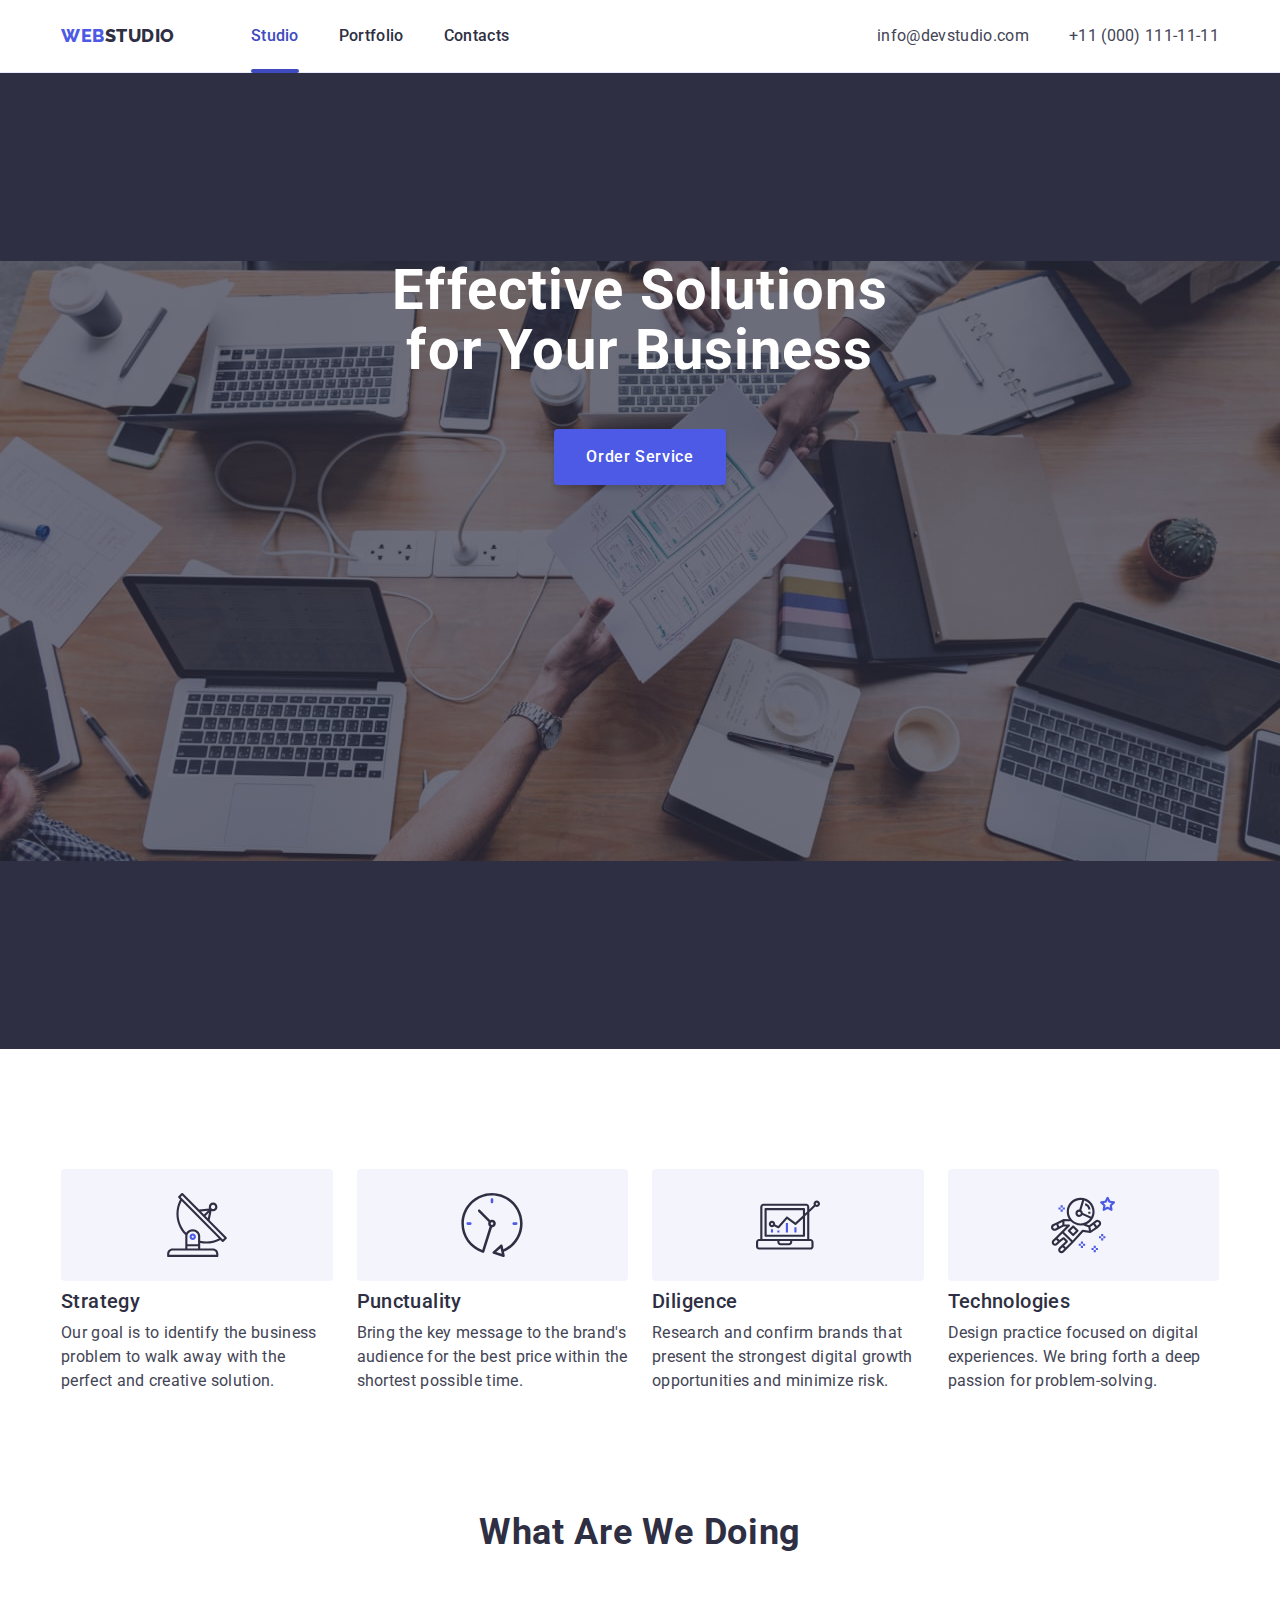
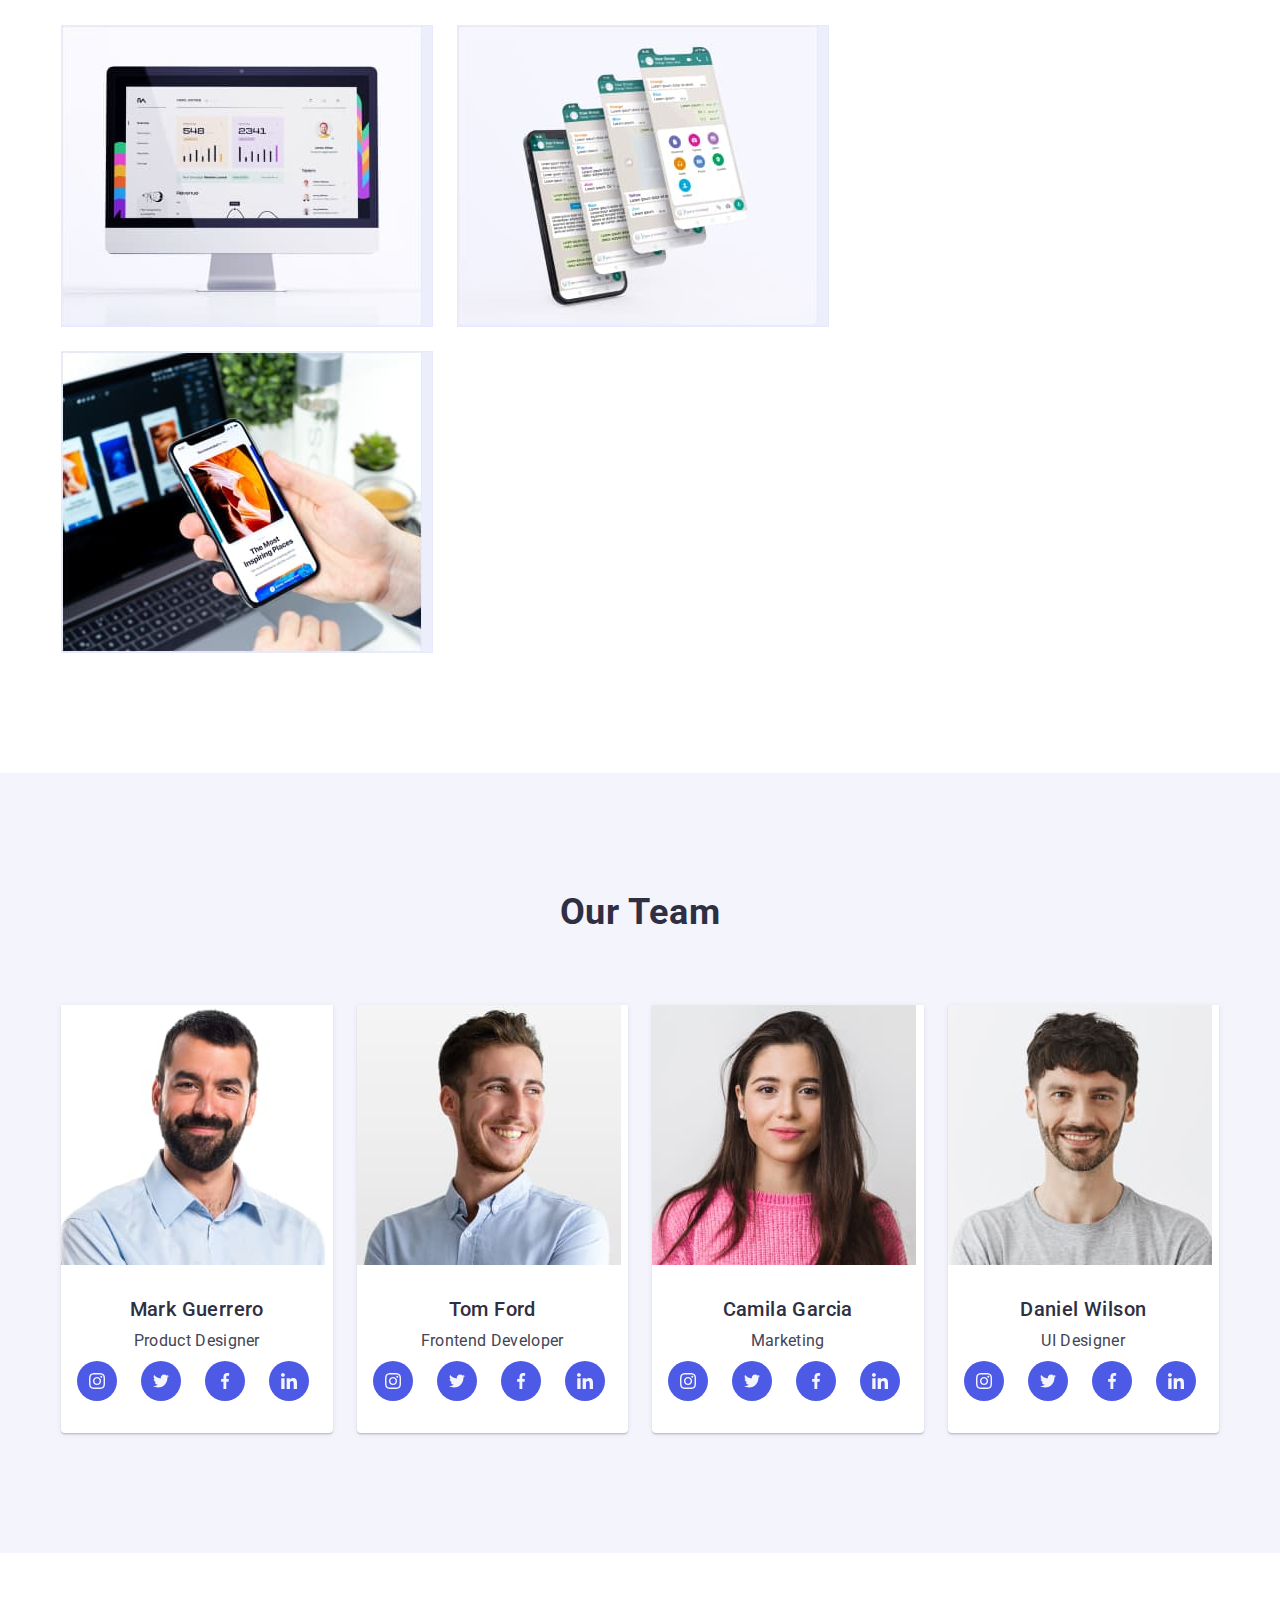
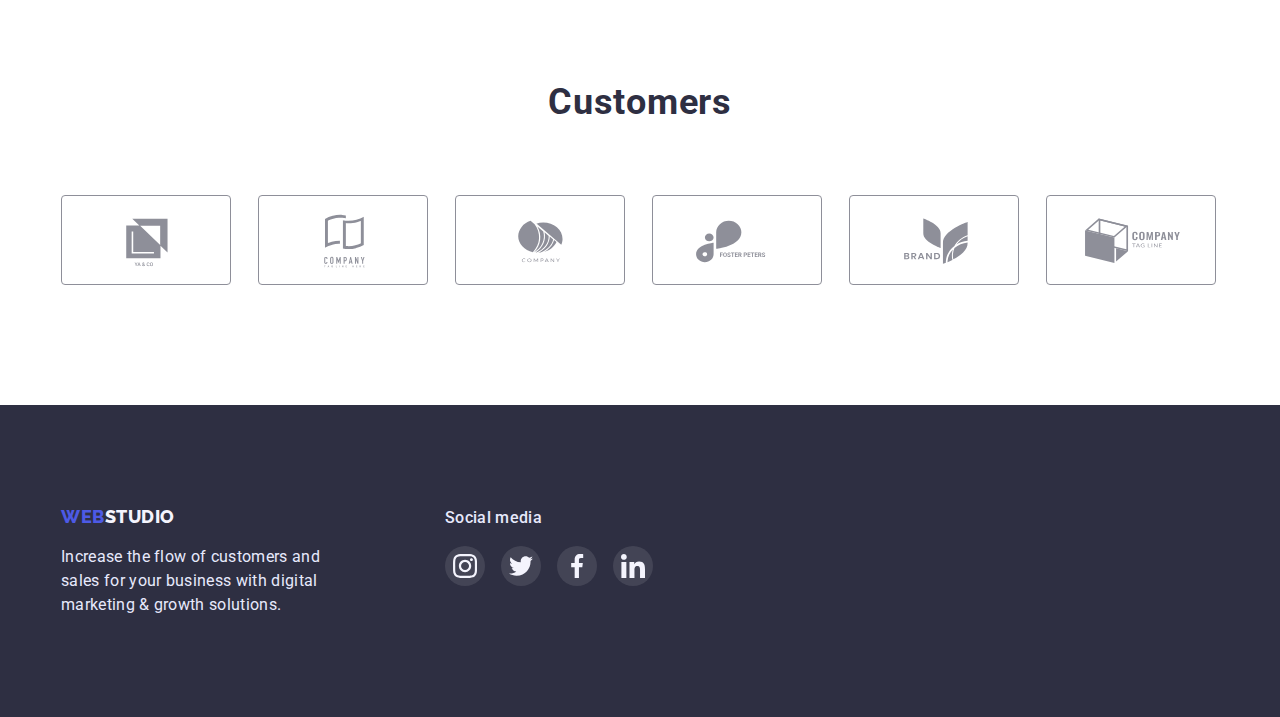
<file: index.html>
<!DOCTYPE html>
<html lang="en">
  <head>
    <meta charset="UTF-8" />
    <meta http-equiv="X-UA-Compatible" content="IE=edge" />
    <meta name="viewport" content="width=device-width, initial-scale=1.0" />
    <title>WebStudio</title>
    <link rel="preconnect" href="https://fonts.googleapis.com" />
    <link rel="preconnect" href="https://fonts.gstatic.com" crossorigin />
    <link
      href="https://fonts.googleapis.com/css2?family=Raleway:wght@800&family=Roboto:wght@400;500;700;900&display=swap"
      rel="stylesheet" />
    <link rel="stylesheet" href="./css/reset.css" />
    <link
      rel="stylesheet"
      href="https://cdnjs.cloudflare.com/ajax/libs/modern-normalize/1.1.0/modern-normalize.min.css"
      integrity="sha512-wpPYUAdjBVSE4KJnH1VR1HeZfpl1ub8YT/NKx4PuQ5NmX2tKuGu6U/JRp5y+Y8XG2tV+wKQpNHVUX03MfMFn9Q=="
      crossorigin="anonymous"
      referrerpolicy="no-referrer" />
    <link rel="stylesheet" href="./css/styles.css" />
  </head>
  <body>
    <header class="header">
      <div class="container">
        <nav class="nav-section">
          <a class="logo" href="./index.html"
            >Web<span class="logo-header">Studio</span></a
          >
          <ul class="nav">
            <li class="nav-list">
              <a class="nav-link nav-link-active" href="./index.html">Studio</a>
            </li>
            <li class="nav-list">
              <a class="nav-link" href="./portfolio.html">Portfolio</a>
            </li>
            <li class="nav-list">
              <a class="nav-link" href="">Contacts</a>
            </li>
          </ul>
        </nav>
        <address class="">
          <ul class="address">
            <li>
              <a class="address-link" href="mailto:info@devstudio.com"
                >info@devstudio.com</a
              >
            </li>
            <li>
              <a class="address-link" href="tel:+110001111111"
                >+11 (000) 111-11-11</a
              >
            </li>
          </ul>
        </address>
      </div>
    </header>
    <main>
      <section class="hero">
        <div class="container">
          <div class="hero-content">
            <h1 class="hero-title">Effective Solutions for Your Business</h1>
            <button class="hero-btn" type="button" data-modal-open>
              Order Service
            </button>
          </div>
        </div>
      </section>
      <section class="skills">
        <div class="container">
          <h2 class="hidden">Skills</h2>
          <ul class="skills-list">
            <li class="skills-item">
              <div class="skills-block-icon">
                <svg class="skills-icon" width="64px" height="64px">
                  <use href="./images/sprite.svg#icon-antenna" />
                </svg>
              </div>
              <h3 class="skills-subtitle">Strategy</h3>
              <p class="skills-text">
                Our goal is to identify the business problem to walk away with
                the perfect and creative solution.
              </p>
            </li>
            <li class="skills-item">
              <div class="skills-block-icon">
                <svg class="skills-icon" width="64px" height="64px">
                  <use href="./images/sprite.svg#icon-clock" />
                </svg>
              </div>
              <h3 class="skills-subtitle">Punctuality</h3>
              <p class="skills-text">
                Bring the key message to the brand's audience for the best price
                within the shortest possible time.
              </p>
            </li>
            <li class="skills-item">
              <div class="skills-block-icon">
                <svg class="skills-icon" width="64px" height="64px">
                  <use href="./images/sprite.svg#icon-diagram" />
                </svg>
              </div>
              <h3 class="skills-subtitle">Diligence</h3>
              <p class="skills-text">
                Research and confirm brands that present the strongest digital
                growth opportunities and minimize risk.
              </p>
            </li>
            <li class="skills-item">
              <div class="skills-block-icon">
                <svg class="skills-icon" width="64px" height="64px">
                  <use href="./images/sprite.svg#icon-astronaut" />
                </svg>
              </div>
              <h3 class="skills-subtitle">Technologies</h3>
              <p class="skills-text">
                Design practice focused on digital experiences. We bring forth a
                deep passion for problem-solving.
              </p>
            </li>
          </ul>
        </div>
      </section>
      <section class="doing">
        <div class="container">
          <h2 class="doing-title">What are we doing</h2>
          <ul class="doing-list">
            <li class="doing-item">
              <img
                src="./images/home/work/desktop.jpg"
                alt="Image desktop app"
                width="360"
                height="300" />
            </li>
            <li class="doing-item">
              <img
                src="./images/home/work/mobile.jpg"
                alt="Image mobile app"
                width="360"
                height="300" />
            </li>
            <li class="doing-item">
              <img
                src="./images/home/work/adaptive.jpg"
                alt="Image adaptive app"
                width="360"
                height="300" />
            </li>
          </ul>
        </div>
      </section>
      <section class="team">
        <div class="container">
          <h2 class="team-title">Our Team</h2>
          <ul class="team-list">
            <li class="team-item">
              <img
                src="./images/home/team/mark.jpg"
                alt="Photo Mark Guerrero"
                width="264"
                height="260" />
              <div class="team-content">
                <h3 class="team-subtitle">Mark Guerrero</h3>
                <p class="team-text">Product Designer</p>
                <ul class="team-social-list">
                  <li class="team-social-item">
                    <a
                      class="team-social-link"
                      href="https://www.instagram.com"
                      target="_blank">
                      <svg class="team-social-icon" width="16px" height="16px">
                        <use href="./images/sprite.svg#icon-instagram" />
                      </svg>
                    </a>
                  </li>
                  <li class="team-social-item">
                    <a
                      class="team-social-link"
                      href="https://twitter.com"
                      target="_blank">
                      <svg class="team-social-icon" width="16px" height="16px">
                        <use href="./images/sprite.svg#icon-twitter" />
                      </svg>
                    </a>
                  </li>
                  <li class="team-social-item">
                    <a
                      class="team-social-link"
                      href="https://www.facebook.com"
                      target="_blank">
                      <svg class="team-social-icon" width="16px" height="16px">
                        <use href="./images/sprite.svg#icon-facebook" />
                      </svg>
                    </a>
                  </li>
                  <li class="team-social-item">
                    <a
                      class="team-social-link"
                      href="https://www.linkedin.com"
                      target="_blank">
                      <svg class="team-social-icon" width="16px" height="16px">
                        <use href="./images/sprite.svg#icon-linkedin" />
                      </svg>
                    </a>
                  </li>
                </ul>
              </div>
            </li>
            <li class="team-item">
              <img
                src="./images/home/team/tom.jpg"
                alt="Photo Tom Ford"
                width="264"
                height="260" />
              <div class="team-content">
                <h3 class="team-subtitle">Tom Ford</h3>
                <p class="team-text">Frontend Developer</p>
                <ul class="team-social-list">
                  <li class="team-social-item">
                    <a
                      class="team-social-link"
                      href="https://www.instagram.com"
                      target="_blank">
                      <svg class="team-social-icon" width="16px" height="16px">
                        <use href="./images/sprite.svg#icon-instagram" />
                      </svg>
                    </a>
                  </li>
                  <li class="team-social-item">
                    <a
                      class="team-social-link"
                      href="https://twitter.com"
                      target="_blank">
                      <svg class="team-social-icon" width="16px" height="16px">
                        <use href="./images/sprite.svg#icon-twitter" />
                      </svg>
                    </a>
                  </li>
                  <li class="team-social-item">
                    <a
                      class="team-social-link"
                      href="https://www.facebook.com"
                      target="_blank">
                      <svg class="team-social-icon" width="16px" height="16px">
                        <use href="./images/sprite.svg#icon-facebook" />
                      </svg>
                    </a>
                  </li>
                  <li class="team-social-item">
                    <a
                      class="team-social-link"
                      href="https://www.linkedin.com"
                      target="_blank">
                      <svg class="team-social-icon" width="16px" height="16px">
                        <use href="./images/sprite.svg#icon-linkedin" />
                      </svg>
                    </a>
                  </li>
                </ul>
              </div>
            </li>
            <li class="team-item">
              <img
                src="./images/home/team/camila.jpg"
                alt="Photo Camila Garcia"
                width="264"
                height="260" />
              <div class="team-content">
                <h3 class="team-subtitle">Camila Garcia</h3>
                <p class="team-text">Marketing</p>
                <ul class="team-social-list">
                  <li class="team-social-item">
                    <a
                      class="team-social-link"
                      href="https://www.instagram.com">
                      <svg class="team-social-icon" width="16px" height="16px">
                        <use href="./images/sprite.svg#icon-instagram" />
                      </svg>
                    </a>
                  </li>
                  <li class="team-social-item">
                    <a
                      class="team-social-link"
                      href="https://twitter.com"
                      target="_blank">
                      <svg class="team-social-icon" width="16px" height="16px">
                        <use href="./images/sprite.svg#icon-twitter" />
                      </svg>
                    </a>
                  </li>
                  <li class="team-social-item">
                    <a
                      class="team-social-link"
                      href="https://www.facebook.com"
                      target="_blank">
                      <svg class="team-social-icon" width="16px" height="16px">
                        <use href="./images/sprite.svg#icon-facebook" />
                      </svg>
                    </a>
                  </li>
                  <li class="team-social-item">
                    <a
                      class="team-social-link"
                      href="https://www.linkedin.com"
                      target="_blank">
                      <svg class="team-social-icon" width="16px" height="16px">
                        <use href="./images/sprite.svg#icon-linkedin" />
                      </svg>
                    </a>
                  </li>
                </ul>
              </div>
            </li>
            <li class="team-item">
              <img
                src="./images/home/team/daniel.jpg"
                alt="Photo Daniel Wilson"
                width="264"
                height="260" />
              <div class="team-content">
                <h3 class="team-subtitle">Daniel Wilson</h3>
                <p class="team-text">UI Designer</p>
                <ul class="team-social-list">
                  <li class="team-social-item">
                    <a
                      class="team-social-link"
                      href="https://www.instagram.com"
                      target="_blank">
                      <svg class="team-social-icon" width="16px" height="16px">
                        <use href="./images/sprite.svg#icon-instagram" />
                      </svg>
                    </a>
                  </li>
                  <li class="team-social-item">
                    <a
                      class="team-social-link"
                      href="https://twitter.com"
                      target="_blank">
                      <svg class="team-social-icon" width="16px" height="16px">
                        <use href="./images/sprite.svg#icon-twitter" />
                      </svg>
                    </a>
                  </li>
                  <li class="team-social-item">
                    <a
                      class="team-social-link"
                      href="https://www.facebook.com"
                      target="_blank">
                      <svg class="team-social-icon" width="16px" height="16px">
                        <use href="./images/sprite.svg#icon-facebook" />
                      </svg>
                    </a>
                  </li>
                  <li class="team-social-item">
                    <a
                      class="team-social-link"
                      href="https://www.linkedin.com"
                      target="_blank">
                      <svg class="team-social-icon" width="16px" height="16px">
                        <use href="./images/sprite.svg#icon-linkedin" />
                      </svg>
                    </a>
                  </li>
                </ul>
              </div>
            </li>
          </ul>
        </div>
      </section>
      <section class="customers">
        <div class="container">
          <h2 class="customers-title">Customers</h2>
          <ul class="customers-list">
            <li class="customers-item">
              <a class="customers-link" href="" target="_blank">
                <svg width="104px" height="56px">
                  <use href="./images/sprite.svg#icon-Logo_1" />
                </svg>
              </a>
            </li>
            <li class="customers-item">
              <a class="customers-link" href="" target="_blank">
                <svg width="104px" height="56px">
                  <use href="./images/sprite.svg#icon-Logo_2" />
                </svg>
              </a>
            </li>
            <li class="customers-item">
              <a class="customers-link" href="" target="_blank">
                <svg width="104px" height="56px">
                  <use href="./images/sprite.svg#icon-Logo_3" />
                </svg>
              </a>
            </li>
            <li class="customers-item">
              <a class="customers-link" href="" target="_blank">
                <svg width="104px" height="56px">
                  <use href="./images/sprite.svg#icon-Logo_4" />
                </svg>
              </a>
            </li>
            <li class="customers-item">
              <a class="customers-link" href="" target="_blank">
                <svg width="104px" height="56px">
                  <use href="./images/sprite.svg#icon-Logo_5" />
                </svg>
              </a>
            </li>
            <li class="customers-item">
              <a class="customers-link" href="" target="_blank">
                <svg width="104px" height="56px">
                  <use href="./images/sprite.svg#icon-Logo_6" />
                </svg>
              </a>
            </li>
          </ul>
        </div>
      </section>
    </main>
    <footer class="footer">
      <div class="container">
        <div class="footer-content">
          <a class="logo" href="./index.html"
            >Web<span class="logo-footer">Studio</span></a
          >
          <p class="footer-text">
            Increase the flow of customers and sales for your business with
            digital marketing & growth solutions.
          </p>
        </div>
        <div>
          <p class="footer-social-title">Social media</p>
          <ul class="footer-social-list">
            <li>
              <a
                class="footer-social-link"
                href="https://www.instagram.com"
                target="_blank">
                <svg width="24px" height="24px">
                  <use href="./images/sprite.svg#icon-instagram" />
                </svg>
              </a>
            </li>
            <li>
              <a
                class="footer-social-link"
                href="https://twitter.com"
                target="_blank">
                <svg width="24px" height="24px">
                  <use href="./images/sprite.svg#icon-twitter" />
                </svg>
              </a>
            </li>
            <li>
              <a
                class="footer-social-link"
                href="https://www.facebook.com"
                target="_blank">
                <svg width="24px" height="24px">
                  <use href="./images/sprite.svg#icon-facebook" />
                </svg>
              </a>
            </li>
            <li>
              <a
                class="footer-social-link"
                href="https://www.linkedin.com"
                target="_blank">
                <svg width="24px" height="24px">
                  <use href="./images/sprite.svg#icon-linkedin" />
                </svg>
              </a>
            </li>
          </ul>
        </div>
      </div>
    </footer>
    <div class="backdrop is-hidden" data-modal>
      <div class="modal">
        <button class="modal-btn" type="button" data-modal-close>
          <svg class="modal-btn-icon" width="8px" height="8px">
            <use href="./images/sprite.svg#close" />
          </svg>
        </button>
      </div>
    </div>
    <script src="./js/modal.js"></script>
  </body>
</html>
</file>
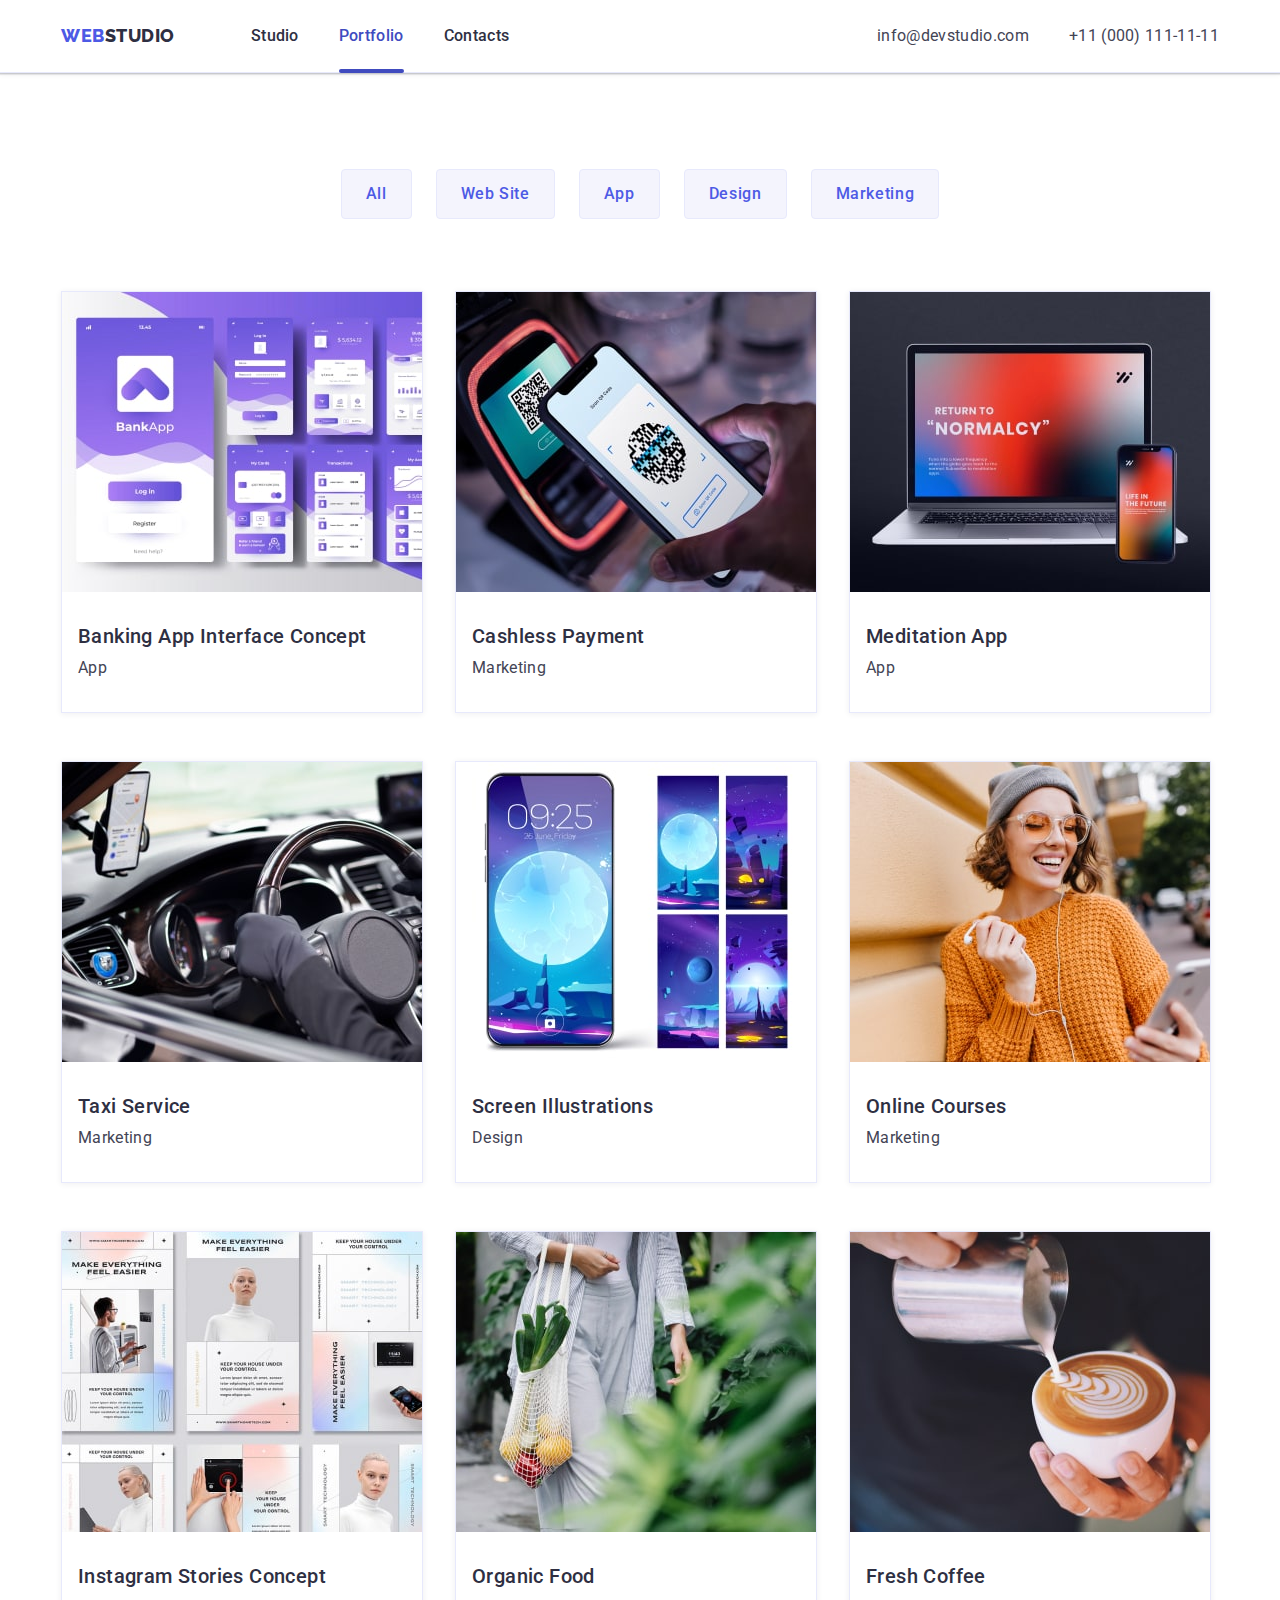
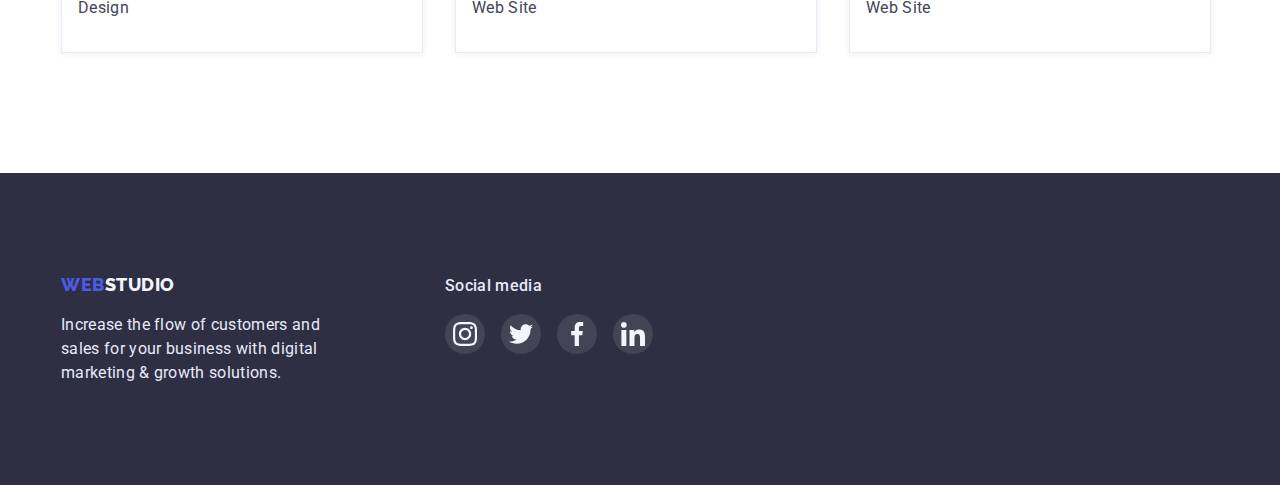
<file: portfolio.html>
<!DOCTYPE html>
<html lang="en">
  <head>
    <meta charset="UTF-8" />
    <meta http-equiv="X-UA-Compatible" content="IE=edge" />
    <meta name="viewport" content="width=device-width, initial-scale=1.0" />
    <title>WebStudio</title>
    <link rel="preconnect" href="https://fonts.googleapis.com" />
    <link rel="preconnect" href="https://fonts.gstatic.com" crossorigin />
    <link
      href="https://fonts.googleapis.com/css2?family=Raleway:wght@800&family=Roboto:wght@400;500;700;900&display=swap"
      rel="stylesheet" />
    <link rel="stylesheet" href="./css/reset.css" />
    <link
      rel="stylesheet"
      href="https://cdnjs.cloudflare.com/ajax/libs/modern-normalize/1.1.0/modern-normalize.min.css"
      integrity="sha512-wpPYUAdjBVSE4KJnH1VR1HeZfpl1ub8YT/NKx4PuQ5NmX2tKuGu6U/JRp5y+Y8XG2tV+wKQpNHVUX03MfMFn9Q=="
      crossorigin="anonymous"
      referrerpolicy="no-referrer" />
    <link rel="stylesheet" href="./css/styles.css" />
  </head>
  <body>
    <header class="header">
      <div class="container">
        <nav class="nav-section">
          <a class="logo" href="./index.html"
            >Web<span class="logo-header">Studio</span></a
          >
          <ul class="nav">
            <li class="nav-list">
              <a class="nav-link" href="./index.html">Studio</a>
            </li>
            <li>
              <a class="nav-link nav-link-active" href="./portfolio.html">Portfolio</a>
            </li>
            <li>
              <a class="nav-link" href="">Contacts</a>
            </li>
          </ul>
        </nav>
        <address class="">
          <ul class="address">
            <li>
              <a class="address-link" href="mailto:info@devstudio.com"
                >info@devstudio.com</a
              >
            </li>
            <li>
              <a class="address-link" href="tel:+110001111111"
                >+11 (000) 111-11-11</a
              >
            </li>
          </ul>
        </address>
      </div>
    </header>
    <main>
      <section class="work">
        <div class="container">
          <h1 class="hidden">Portfolio</h1>
          <ul class="work-list-btn">
            <li><button class="work-btn" type="button">All</button></li>
            <li><button class="work-btn" type="button">Web Site</button></li>
            <li><button class="work-btn" type="button">App</button></li>
            <li><button class="work-btn" type="button">Design</button></li>
            <li><button class="work-btn" type="button">Marketing</button></li>
          </ul>
          <h2 class="hidden">Work</h2>
          <ul class="work-list">
            <li class="work-item">
              <a class="work-link" href="">
                <div class="work-image">
                  <img
                    src="./images/portfolio/banking_app.jpg"
                    alt="An image of an example of a banking application"
                    width="360"
                    height="300" />
                  <p class="work-overlay">
                    14 Stylish and User-Friendly App Design Concepts · Task
                    Manager App · Calorie Tracker App · Exotic Fruit Ecommerce
                    App · Cloud Storage App
                  </p>
                </div>
                <div class="work-content">
                  <h3 class="work-subtitle">Banking App Interface Concept</h3>
                  <p class="work-text">App</p>
                </div>
              </a>
            </li>
            <li class="work-item">
              <a class="work-link" href=""
                ><div class="work-image">
                  <img
                    src="./images/portfolio/cashless_payment.jpg"
                    alt="Image of payment by QR code"
                    width="360"
                    height="300" />
                  <p class="work-overlay">
                    14 Stylish and User-Friendly App Design Concepts · Task
                    Manager App · Calorie Tracker App · Exotic Fruit Ecommerce App
                    · Cloud Storage App
                  </p>
                </div>
                <div class="work-content">
                  <h3 class="work-subtitle">Cashless Payment</h3>
                  <p class="work-text">Marketing</p>
                </div>
              </a>
            </li>
            <li class="work-item">
              <a class="work-link" href=""
                ><div class="work-image">
                  <img
                    src="./images/portfolio/meditaion_app.jpg"
                    alt="An image of a laptop and a smartphone"
                    width="360"
                    height="300" />
                  <p class="work-overlay">
                    14 Stylish and User-Friendly App Design Concepts · Task
                    Manager App · Calorie Tracker App · Exotic Fruit Ecommerce
                    App · Cloud Storage App
                  </p>
                </div>
                <div class="work-content">
                  <h3 class="work-subtitle">Meditation App</h3>
                  <p class="work-text">App</p>
                </div>
              </a>
            </li>
            <li class="work-item">
              <a class="work-link" href=""
                ><div class="work-image">
                  <img
                    src="./images/portfolio/taxi_service.jpg"
                    alt="Image of a car"
                    width="360"
                    height="300" />
                  <p class="work-overlay">
                    14 Stylish and User-Friendly App Design Concepts · Task
                    Manager App · Calorie Tracker App · Exotic Fruit Ecommerce
                    App · Cloud Storage App
                  </p>
                </div>
                <div class="work-content">
                  <h3 class="work-subtitle">Taxi Service</h3>
                  <p class="work-text">Marketing</p>
                </div>
              </a>
            </li>
            <li class="work-item">
              <a class="work-link" href=""
                ><div class="work-image">
                  <img
                    src="./images/portfolio/screen_illustrations.jpg"
                    alt="Image of screenshots"
                    width="360"
                    height="300" />
                  <p class="work-overlay">
                    14 Stylish and User-Friendly App Design Concepts · Task
                    Manager App · Calorie Tracker App · Exotic Fruit Ecommerce
                    App · Cloud Storage App
                  </p>
                </div>
                <div class="work-content">
                  <h3 class="work-subtitle">Screen Illustrations</h3>
                  <p class="work-text">Design</p>
                </div>
              </a>
            </li>
            <li class="work-item">
              <a class="work-link" href=""
                ><div class="work-image">
                  <img
                    src="./images/portfolio/online_courses.jpg"
                    alt="Image of a girl with a smartphone"
                    width="360"
                    height="300" />
                  <p class="work-overlay">
                    14 Stylish and User-Friendly App Design Concepts · Task
                    Manager App · Calorie Tracker App · Exotic Fruit Ecommerce
                    App · Cloud Storage App
                  </p>
                </div class="work-image">
                <div class="work-content">
                  <h3 class="work-subtitle">Online Courses</h3>
                  <p class="work-text">Marketing</p>
                </div>
              </a>
            </li>
            <li class="work-item">
              <a class="work-link" href=""
                ><div class="work-image">
                  <img
                    src="./images/portfolio/instagram_stories.jpg"
                    alt="Instagram Stories concept image"
                    width="360"
                    height="300" />
                  <p class="work-overlay">
                    14 Stylish and User-Friendly App Design Concepts · Task
                    Manager App · Calorie Tracker App · Exotic Fruit Ecommerce
                    App · Cloud Storage App
                  </p>
                </div class="work-image">
                <div class="work-content">
                  <h3 class="work-subtitle">Instagram Stories Concept</h3>
                  <p class="work-text">Design</p>
                </div>
              </a>
            </li>
            <li class="work-item">
              <a class="work-link" href=""
                ><div class="work-image">
                  <img
                    src="./images/portfolio/organic_food.jpg"
                    alt="Image of fruits and vegetables in a bag"
                    width="360"
                    height="300" />
                  <p class="work-overlay">
                    14 Stylish and User-Friendly App Design Concepts · Task
                    Manager App · Calorie Tracker App · Exotic Fruit Ecommerce
                    App · Cloud Storage App
                  </p>
                </div>
                <div class="work-content">
                  <h3 class="work-subtitle">Organic Food</h3>
                  <p class="work-text">Web Site</p>
                </div>
              </a>
            </li>
            <li class="work-item">
              <a class="work-link" href=""
                ><div class="work-image">
                  <img
                    src="./images/portfolio/fresh_coffee.jpg"
                    alt="Image of a barista pouring coffee"
                    width="360"
                    height="300" />
                  <p class="work-overlay">
                    14 Stylish and User-Friendly App Design Concepts · Task
                    Manager App · Calorie Tracker App · Exotic Fruit Ecommerce App
                    · Cloud Storage App
                  </p>
                </div>
                <div class="work-content">
                  <h3 class="work-subtitle">Fresh Coffee</h3>
                  <p class="work-text">Web Site</p>
                </div>
              </a>
            </li>
          </ul>
        </div>
      </section>
    </main>
    <footer class="footer">
      <div class="container">
        <div class="footer-content">
          <a class="logo" href="./index.html"
            >Web<span class="logo-footer">Studio</span></a
          >
          <p class="footer-text">
            Increase the flow of customers and sales for your business with
            digital marketing & growth solutions.
          </p>
        </div>
        <div class="footer-social-content">
          <p class="footer-social-title">Social media</p>
          <ul class="footer-social-list">
            <li class="footer-social-item">
              <a
                class="footer-social-link"
                href="https://www.instagram.com"
                target="_blank">
                <svg class="footer-social-icon" width="24px" height="24px">
                  <use href="./images/sprite.svg#icon-instagram" />
                </svg>
              </a>
            </li>
            <li class="footer-social-item">
              <a
                class="footer-social-link"
                href="https://twitter.com"
                target="_blank">
                <svg class="footer-social-icon" width="24px" height="24px">
                  <use href="./images/sprite.svg#icon-twitter" />
                </svg>
              </a>
            </li>
            <li class="footer-social-item">
              <a
                class="footer-social-link"
                href="https://www.facebook.com"
                target="_blank">
                <svg class="footer-social-icon" width="24px" height="24px">
                  <use href="./images/sprite.svg#icon-facebook" />
                </svg>
              </a>
            </li>
            <li class="footer-social-item">
              <a
                class="footer-social-link"
                href="https://www.linkedin.com"
                target="_blank">
                <svg class="footer-social-icon" width="24px" height="24px">
                  <use href="./images/sprite.svg#icon-linkedin" />
                </svg>
              </a>
            </li>
          </ul>
        </div>
      </div>
    </footer>
  </body>
</html>
</file>
<file: css/styles.css>
:root {
  --font: "Roboto", sans-serif;
  --color-dark: #2e2f42;
  --color-light: #fff;
  --color-alt: #f4f4fd;
  --color-accent: #4d5ae5;
  --color-active: #404bbf;
  --color-text-light: #e7e9fc;
  --color-text-dark: #434455;
  --font-heavy: 900;
  --font-black: 800;
  --font-bold: 700;
  --font-medium: 500;
  --font-regular: 400;
  --font-size-h1: 56px;
  --font-size-h2: 36px;
  --font-size-h3: 20px;
  --font-size-big: 18px;
  --font-size-normal: 16px;
  --font-size-small: 12px;
  --color-bgd-hero: rgb(46 47 66 / 70%);
  --color-icon: #8e8f99;
  --color-footer-active: #31d0aa;
  --color-bgd-modal: rgb(46 47 66 / 40%);
  --color-win-modal: #fcfcfc;
}

body {
  color: var(--color-text-dark);
  font: var(--font-size-normal) var(--font);
  background: var(--color-light);
}

.container {
  width: 100%;
  max-width: 1158px;
  margin: 0 auto;
  padding: 0 15px;
}

.hidden {
  position: absolute;
  width: 1px;
  height: 1px;
  margin: -1px;
  padding: 0;

  overflow: hidden;
  white-space: nowrap;
  border: 0;
  clip: rect(0 0 0 0);
  clip-path: inset(100%);
}

.logo {
  color: var(--color-accent);
  font: var(--font-black) var(--font-size-big) / 1.33 Raleway, sans-serif;
  letter-spacing: 0.03em;
  text-transform: uppercase;
}

/***************** HOME ******************/

/* =============== HEADER =============== */
.header {
  border-bottom: 1px solid var(--color-text-light);
  box-shadow:
    0 2px 1px rgb(46 47 66 / 8%),
    0 1px 1px rgb(46 47 66 / 16%),
    0 1px 6px rgb(46 47 66 / 8%);
}

.header .container {
  display: flex;
  align-items: center;
  justify-content: space-between;

  padding-top: 24px;
  padding-bottom: 24px;
}

.logo-header {
  color: var(--color-dark);
}

.nav-section {
  display: flex;
  gap: 76px;
  align-items: center;
}

.nav {
  display: flex;
  gap: 40px;
}

.nav-link {
  position: relative;
  color: var(--color-dark);

  font-weight: var(--font-medium);
  line-height: 1.5;
  letter-spacing: 0.02em;
  transition: color 250ms cubic-bezier(0.4, 0, 0.2, 1);
}

.nav-link:is(:hover, :focus),
.nav-link-active {
  color: var(--color-active);
}

.nav-link-active::after {
  position: absolute;
  bottom: -28px;
  display: block;

  width: 100%;
  height: 4px;
  background-color: var(--color-active);
  border-radius: 2px;
  content: "";
}

.address {
  display: flex;
  gap: 40px;
}

.address-link {
  color: var(--color-text-dark);
  font-weight: var(--font-regular);
  line-height: 1.5;
  letter-spacing: 0.02em;
  transition: color 250ms cubic-bezier(0.4, 0, 0.2, 1);
}

.address-link:is(:hover, :focus) {
  color: var(--color-active);
}

/* =============== HERO =============== */

.hero {
  height: 600px;
  padding-top: 188px;
  padding-bottom: 188px;
  background:
    linear-gradient(
      var(--color-bgd-hero),
      var(--color-bgd-hero)
    ) no-repeat center/1440px auto,
    url("../images/home/hero/people-office.jpg")
    no-repeat center/1440px auto var(--color-dark);
}

.hero-title {
  max-width: 500px;
  margin: 0 auto;
  color: var(--color-light);
  font-weight: var(--font-bold);

  font-size: var(--font-size-h1);
  line-height: 1.07;
  letter-spacing: 0.02em;
  text-align: center;
}

.hero-btn {
  display: block;

  margin: 48px auto 0;
  padding: 16px 32px;
  color: var(--color-light);

  font-weight: var(--font-medium);
  line-height: 1.5;
  letter-spacing: 0.04em;
  background-color: var(--color-accent);
  border-radius: 4px;
  box-shadow: 0 4px 4px rgb(0 0 0 / 15%);
  transition: background-color 250ms cubic-bezier(0.4, 0, 0.2, 1);
}

.hero-btn:is(:hover, :focus) {
  background: var(--color-active);
}

/* =============== SKILLS =============== */
.skills {
  padding-top: 120px;
  padding-bottom: 120px;
}

.skills-list {
  display: flex;
  flex-wrap: wrap;
  gap: 24px;
}

.skills-item {
  flex-basis: calc((100% - 3 * 24px) / 4);
}

.skills-block-icon {
  display: flex;
  justify-content: center;

  height: 112px;
  background-color: var(--color-alt);
  border-radius: 4px;
}

.skills-subtitle {
  margin: 8px 0;
  color: var(--color-dark);
  font-weight: var(--font-medium);

  font-size: var(--font-size-h3);
  line-height: 1.2;
  letter-spacing: 0.02em;
}

.skills-text {
  font-weight: var(--font-regular);
  line-height: 1.5;
  letter-spacing: 0.02em;
}

/* =============== DOING =============== */
.doing {
  padding-bottom: 120px;
}

.doing-title {
  margin-bottom: 72px;
  color: var(--color-dark);
  font-weight: var(--font-bold);

  font-size: var(--font-size-h2);
  line-height: 1.11;
  letter-spacing: 0.02em;
  text-align: center;
  text-transform: capitalize;
}

.doing-list {
  display: flex;
  flex-wrap: wrap;
  gap: 24px;
}

.doing-item {
  flex-basis: calc((100% - 2 * 24px) / 3);
  background:
    linear-gradient(
      rgb(77 90 229 / 10%),
      rgb(77 90 229 / 10%)
    );
  background-blend-mode: soft-light, normal;
  border: 1px solid #e7e9fc;
}

/* =============== TEAM =============== */
.team {
  padding-top: 120px;
  padding-bottom: 120px;
  background: var(--color-alt);
}

.team-title {
  margin-bottom: 72px;
  color: var(--color-dark);
  font-weight: var(--font-bold);

  font-size: var(--font-size-h2);
  line-height: 1.11;
  letter-spacing: 0.02em;
  text-align: center;
  text-transform: capitalize;
}

.team-list {
  display: flex;
  flex-wrap: wrap;
  gap: 24px;
}

.team-content {
  padding: 32px 16px;
}

.team-subtitle {
  margin-bottom: 8px;
  color: var(--color-dark);
  font-weight: var(--font-medium);

  font-size: var(--font-size-h3);
  line-height: 1.2;
  letter-spacing: 0.02em;
  text-align: center;
}

.team-item {
  flex-basis: calc((100% - 3 * 24px) / 4);
  background: var(--color-light);
  border-radius: 0 0 4px 4px;
  box-shadow:
    0 1px 6px rgb(46 47 66 / 8%),
    0 1px 1px rgb(46 47 66 / 16%),
    0 2px 1px rgb(46 47 66 / 8%);
}

.team-text {
  margin-bottom: 8px;
  font-weight: var(--font-regular);
  line-height: 1.5;
  letter-spacing: 0.02em;
  text-align: center;
}

.team-social-list {
  display: flex;
  gap: 24px;
}

.team-social-link {
  display: flex;
  justify-content: center;

  width: 40px;
  height: 40px;
  background-color: var(--color-accent);
  border-radius: 50%;
  transition: background-color 250ms cubic-bezier(0.4, 0, 0.2, 1);
}

.team-social-link:is(:hover, :focus) {
  background-color: var(--color-active);
}

/* =============== CUSTOMERS =============== */

.customers {
  padding-top: 130px;
  padding-bottom: 120px;
}

.customers-title {
  margin-bottom: 72px;
  color: var(--color-dark);
  font-weight: var(--font-bold);

  font-size: var(--font-size-h2);
  line-height: 1.11;
  letter-spacing: 0.02em;
  text-align: center;
  text-transform: capitalize;
}

.customers-list {
  display: flex;
  flex-wrap: wrap;
  gap: 24px;
}

.customers-item {
  flex-basis: calc((100% - 5 * 24px) / 6);
}

.customers-link {
  display: flex;
  justify-content: center;

  width: 168px;
  height: 88px;
  border: 1px solid var(--color-icon);
  border-radius: 4px;
  transition:
    border-color 250ms cubic-bezier(0.4, 0, 0.2, 1),
    fill 250ms cubic-bezier(0.4, 0, 0.2, 1);
  fill: var(--color-icon);
}

.customers-link:is(:hover, :focus) {
  border-color: var(--color-active);
  fill: var(--color-active);
}

/* =============== FOOTER =============== */
.footer {
  padding-top: 100px;
  padding-bottom: 100px;
  background: var(--color-dark);
}

.footer .container {
  display: flex;
  align-items: baseline;
}

.footer-content {
  max-width: 264px;
  margin-right: 120px;
}

.logo-footer {
  color: var(--color-alt);
}

.footer-text {
  margin-top: 16px;
  color: var(--color-text-light);

  font-weight: var(--font-regular);
  line-height: 1.5;
  letter-spacing: 0.02em;
}

.footer-social-title {
  color: var(--color-text-light);
  font-weight: var(--font-medium);
  line-height: 1.5;
  letter-spacing: 0.02em;
}

.footer-social-list {
  display: flex;
  gap: 16px;
  margin-top: 16px;
}

.footer-social-link {
  display: flex;
  justify-content: center;

  width: 40px;
  height: 40px;
  background-color: rgb(255 255 255 / 10%);
  border-radius: 50%;
  transition: background-color 250ms cubic-bezier(0.4, 0, 0.2, 1);
}

.footer-social-link:is(:hover, :focus) {
  background-color: var(--color-footer-active);
}

/* =============== MODAL =============== */
.backdrop {
  position: fixed;
  top: 0;
  left: 0;
  z-index: 100;
  width: 100%;
  height: 100%;
  background-color: var(--color-bgd-modal);
  transition: opacity 250ms cubic-bezier(0.4, 0, 0.2, 1);
}

.backdrop.is-hidden {
  visibility: hidden;
  opacity: 0;
  pointer-events: none;
}

.modal {
  position: absolute;
  top: 50%;
  left: 50%;
  width: 408px;
  height: 576px;
  background: #fcfcfc;
  border-radius: 4px;
  box-shadow:
    0 1px 1px rgb(0 0 0 / 14%),
    0 1px 3px rgb(0 0 0 / 12%),
    0 2px 1px rgb(0 0 0 / 20%);
  transform: translate(-50%, -50%);
}

.modal-btn {
  position: absolute;
  top: 24px;
  right: 24px;
  display: flex;
  align-items: center;
  justify-content: center;

  width: 24px;
  height: 24px;
  background: var(--color-text-light);
  border: 1px solid rgb(0 0 0 / 10%);
  border-radius: 50%;
  transition:
    border 250ms cubic-bezier(0.4, 0, 0.2, 1),
    background-color 250ms cubic-bezier(0.4, 0, 0.2, 1),
    fill 250ms cubic-bezier(0.4, 0, 0.2, 1);
}

.modal-btn:is(:hover, :focus) {
  background-color: var(--color-active);
  border: 1px solid var(--color-active);
  fill: var(--color-light);
}

/***************** PORTFOLIO ******************/
.work {
  padding-top: 96px;
  padding-bottom: 96px;
}

.work-list-btn {
  display: flex;
  gap: 24px;
  justify-content: center;
  margin-bottom: 72px;
}

.work-btn {
  padding: 12px 24px;
  color: var(--color-accent);

  font-weight: var(--font-medium);
  line-height: 1.5;
  letter-spacing: 0.04em;
  background: var(--color-alt);
  border: 1px solid var(--color-text-light);
  border-radius: 4px;
  transition:
    background-color 250ms cubic-bezier(0.4, 0, 0.2, 1),
    border 250ms cubic-bezier(0.4, 0, 0.2, 1),
    color 250ms cubic-bezier(0.4, 0, 0.2, 1),
    box-shadow 250ms cubic-bezier(0.4, 0, 0.2, 1);
}

.work-btn:is(:hover, :focus) {
  color: var(--color-light);
  background-color: var(--color-active);
  border: 1px solid var(--color-active);
  box-shadow:
    0 3px 1px rgb(0 0 0 / 10%),
    0 2px 1px rgb(0 0 0 / 8%),
    0 2px 2px rgb(0 0 0 / 12%);
}

.work-list {
  display: flex;
  flex-wrap: wrap;
  gap: 48px 24px;
  margin-bottom: 24px;
}

.work-item {
  display: flex;
  flex-basis: calc((100% - 2 * 24px) / 3);
}

.work-link {
  border: 1px solid var(--color-text-light);
  box-shadow: 0 1px 6px rgb(46 47 66 / 8%);
  transition:
    border-color 250ms cubic-bezier(0.4, 0, 0.2, 1),
    box-shadow 250ms cubic-bezier(0.4, 0, 0.2, 1);
}

.work-link:is(:hover, :focus) {
  border-color: var(--color-alt);
  box-shadow:
    0 1px 6px rgb(46 47 66 / 8%),
    0 1px 1px rgb(46 47 66 / 16%),
    0 2px 1px rgb(46 47 66 / 8%);
}

.work-image {
  position: relative;
  overflow: hidden;
}

.work-overlay {
  position: absolute;
  top: 0;
  left: 0;
  display: block;

  width: 100%;
  height: 100%;
  padding: 40px 32px;

  overflow: auto;
  color: var(--color-alt);

  font-weight: var(--font-regular);
  line-height: 1.5;
  letter-spacing: 0.02em;
  background-color: var(--color-accent);
  transform: translate(0, 101%);
  transition: transform 250ms cubic-bezier(0.4, 0, 0.2, 1);
}

.work-link:is(:hover, :focus) .work-overlay {
  transform: translate(0);
}

.work-link img {
  background:
    linear-gradient(
      0deg,
      rgb(77 90 229 / 10%),
      rgb(77 90 229 / 10%)
    );
  background-blend-mode: soft-light, normal;
}

.work-content {
  padding: 32px 16px;
}

.work-subtitle {
  margin-bottom: 8px;
  color: var(--color-dark);
  font-weight: var(--font-medium);

  font-size: var(--font-size-h3);
  line-height: 1.2;
  letter-spacing: 0.02em;
}

.work-text {
  color: var(--color-text-dark);
  font-weight: var(--font-regular);
  line-height: 1.5;
  letter-spacing: 0.02em;
}
</file>
